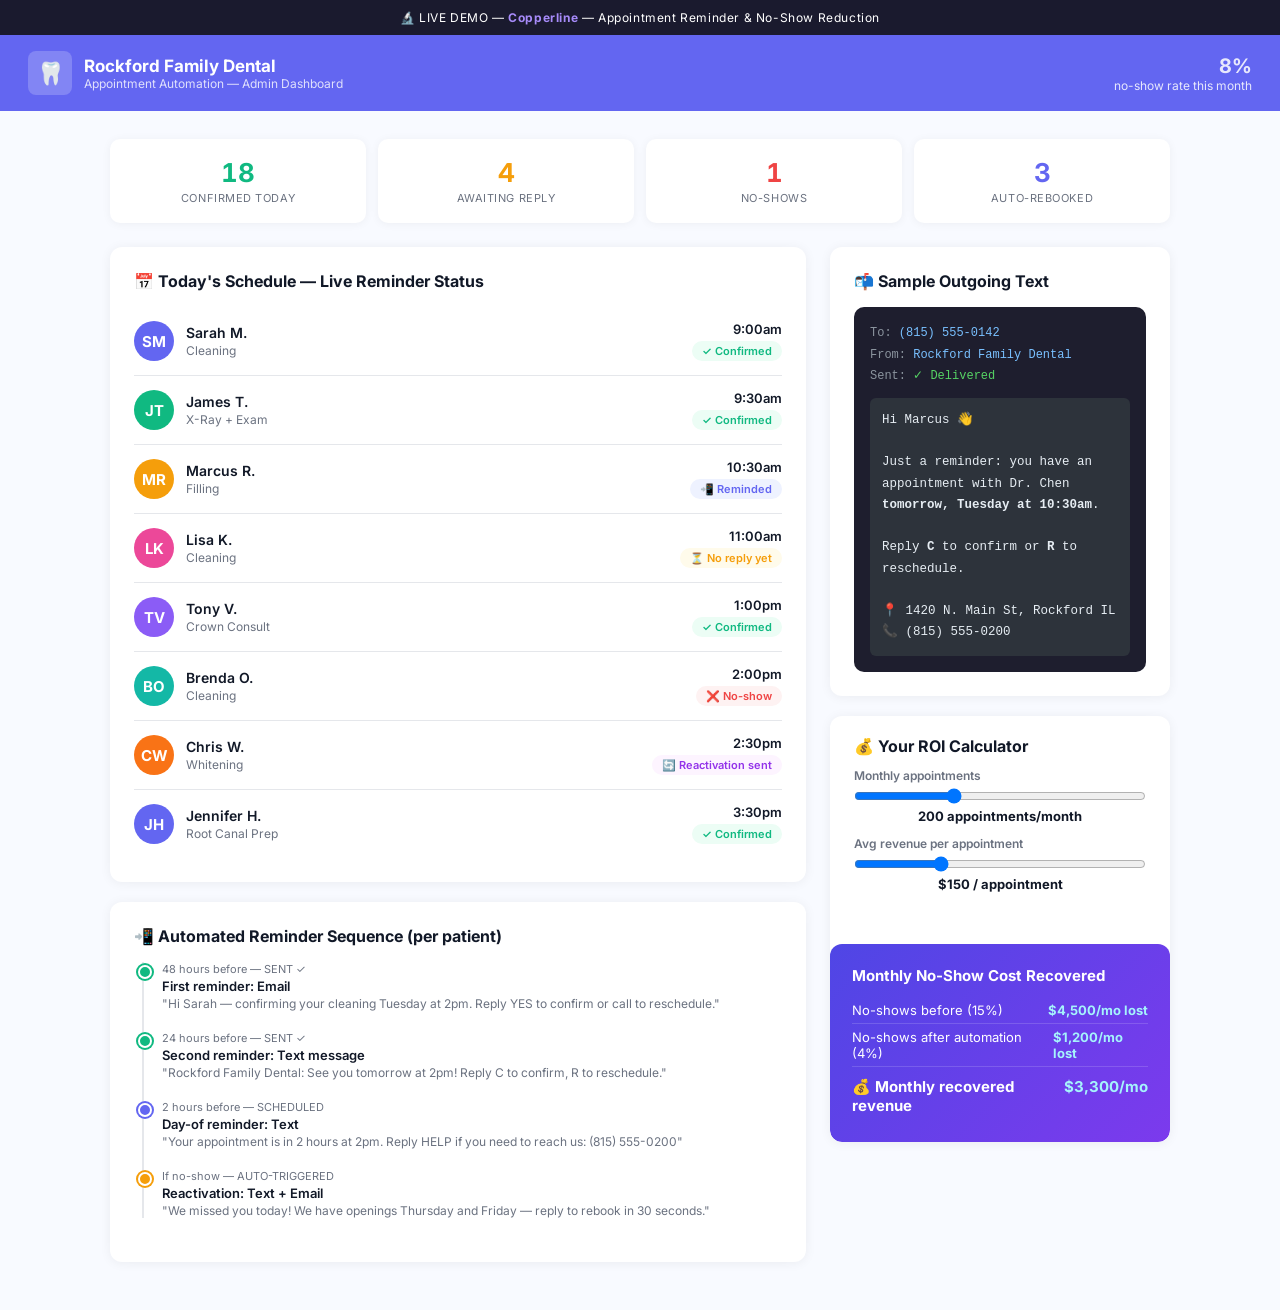
<file: automation-agency-office/demos/appointment_reminder/index.html>
<!DOCTYPE html>
<html lang="en">
<head>
<meta charset="UTF-8">
<meta name="viewport" content="width=device-width,initial-scale=1.0">
<title>Copperline — Appointment Reminder Demo</title>
<style>
@import url('https://fonts.googleapis.com/css2?family=Inter:wght@400;500;600;700&display=swap');
*,*::before,*::after{box-sizing:border-box;margin:0;padding:0}
:root{
  --brand:#6366f1;--brand-light:#eef2ff;--brand-dark:#4f46e5;
  --green:#10b981;--green-bg:#ecfdf5;
  --amber:#f59e0b;--amber-bg:#fffbeb;
  --red:#ef4444;--red-bg:#fef2f2;
  --bg:#f8faff;--white:#fff;
  --text:#111827;--muted:#6b7280;--border:#e5e7eb;--r:12px;
}
body{font-family:'Inter',sans-serif;background:var(--bg);color:var(--text);min-height:100vh}
.demo-banner{background:#1a1a2e;color:#fff;text-align:center;padding:10px;font-size:12px;letter-spacing:.05em;position:sticky;top:0;z-index:100}
.demo-banner strong{color:#a78bfa}

/* Header */
.biz-header{background:var(--brand);color:#fff;padding:16px 28px;display:flex;align-items:center;justify-content:space-between}
.biz-info{display:flex;align-items:center;gap:12px}
.biz-logo{width:44px;height:44px;background:rgba(255,255,255,.2);border-radius:8px;display:flex;align-items:center;justify-content:center;font-size:22px}
.biz-name{font-size:17px;font-weight:700}
.biz-tag{font-size:12px;opacity:.8}
.header-stat{text-align:right;font-size:12px;opacity:.85}
.header-stat strong{display:block;font-size:20px;font-weight:700}

/* Layout */
.page{max-width:1100px;margin:0 auto;padding:28px 20px}
.two-col{display:grid;grid-template-columns:1fr 340px;gap:24px}
@media(max-width:760px){.two-col{grid-template-columns:1fr}}

/* Cards */
.card{background:var(--white);border-radius:var(--r);padding:24px;box-shadow:0 1px 12px rgba(0,0,0,.06);margin-bottom:20px}
.card h2{font-size:16px;font-weight:700;margin-bottom:16px;display:flex;align-items:center;gap:8px}

/* Stats row */
.stats-row{display:grid;grid-template-columns:repeat(4,1fr);gap:12px;margin-bottom:24px}
@media(max-width:600px){.stats-row{grid-template-columns:repeat(2,1fr)}}
.stat-box{background:var(--white);border-radius:10px;padding:18px;box-shadow:0 1px 10px rgba(0,0,0,.05);text-align:center}
.stat-box .n{font-size:26px;font-weight:700;font-variant-numeric:tabular-nums}
.stat-box .l{font-size:11px;color:var(--muted);text-transform:uppercase;letter-spacing:.05em;margin-top:3px}
.green-n{color:var(--green)}.amber-n{color:var(--amber)}.red-n{color:var(--red)}.blue-n{color:var(--brand)}

/* Appointment list */
.appt-row{display:flex;align-items:center;gap:12px;padding:14px 0;border-bottom:1px solid var(--border)}
.appt-row:last-child{border-bottom:none}
.appt-avatar{width:40px;height:40px;border-radius:50%;display:flex;align-items:center;justify-content:center;font-weight:700;font-size:15px;flex-shrink:0;color:#fff}
.appt-main{flex:1}
.appt-name{font-weight:600;font-size:14px}
.appt-detail{font-size:12px;color:var(--muted);margin-top:2px}
.appt-time{font-size:13px;font-weight:600;text-align:right;white-space:nowrap}
.appt-status{display:flex;flex-direction:column;align-items:flex-end;gap:4px}
.chip{display:inline-flex;align-items:center;gap:4px;padding:3px 10px;border-radius:20px;font-size:11px;font-weight:600;white-space:nowrap}
.chip-confirmed{background:var(--green-bg);color:var(--green)}
.chip-reminded{background:var(--brand-light);color:var(--brand)}
.chip-pending{background:var(--amber-bg);color:var(--amber)}
.chip-noshow{background:var(--red-bg);color:var(--red)}
.chip-rebook{background:#fdf4ff;color:#9333ea}

/* Message preview */
.msg-preview{background:#1e1e2e;border-radius:10px;padding:16px;font-size:12px;font-family:'Courier New',monospace}
.msg-line{color:#c9d1d9;line-height:1.8}
.msg-line .l{color:#8b949e}
.msg-line .v{color:#79c0ff}
.msg-line .g{color:#56d364}
.msg-body{background:#2d333b;border-radius:6px;padding:12px;margin-top:10px;color:#e6edf3;line-height:1.7;font-size:12.5px}

/* Timeline */
.timeline{position:relative;padding-left:28px}
.timeline::before{content:'';position:absolute;left:8px;top:0;bottom:0;width:2px;background:var(--border)}
.t-item{position:relative;margin-bottom:20px}
.t-dot{position:absolute;left:-24px;top:3px;width:14px;height:14px;border-radius:50%;border:2px solid var(--white);box-shadow:0 0 0 2px var(--border)}
.t-dot.sent{background:var(--green);box-shadow:0 0 0 2px var(--green)}
.t-dot.scheduled{background:var(--brand);box-shadow:0 0 0 2px var(--brand)}
.t-dot.pending{background:var(--amber);box-shadow:0 0 0 2px var(--amber)}
.t-time{font-size:11px;color:var(--muted);margin-bottom:2px}
.t-title{font-size:13px;font-weight:600}
.t-sub{font-size:12px;color:var(--muted);margin-top:2px}

/* ROI callout */
.roi-box{background:linear-gradient(135deg,#4f46e5,#7c3aed);color:#fff;border-radius:var(--r);padding:22px;margin-top:16px}
.roi-box h3{font-size:15px;font-weight:700;margin-bottom:12px}
.roi-line{display:flex;justify-content:space-between;font-size:13px;padding:5px 0;border-bottom:1px solid rgba(255,255,255,.15)}
.roi-line:last-child{border-bottom:none;font-weight:700;font-size:15px;padding-top:10px}
.roi-line .amount{font-weight:700;color:#a5f3fc}
</style>
</head>
<body>

<div class="demo-banner">🔬 LIVE DEMO — <strong>Copperline</strong> — Appointment Reminder & No-Show Reduction</div>

<div class="biz-header">
  <div class="biz-info">
    <div class="biz-logo">🦷</div>
    <div>
      <div class="biz-name">Rockford Family Dental</div>
      <div class="biz-tag">Appointment Automation — Admin Dashboard</div>
    </div>
  </div>
  <div class="header-stat">
    <strong id="no-show-rate">8%</strong>
    no-show rate this month
  </div>
</div>

<div class="page">

  <!-- STATS -->
  <div class="stats-row">
    <div class="stat-box"><div class="n green-n" id="s-confirmed">18</div><div class="l">Confirmed Today</div></div>
    <div class="stat-box"><div class="n amber-n" id="s-pending">4</div><div class="l">Awaiting Reply</div></div>
    <div class="stat-box"><div class="n red-n" id="s-noshow">1</div><div class="l">No-Shows</div></div>
    <div class="stat-box"><div class="n blue-n" id="s-rebooked">3</div><div class="l">Auto-Rebooked</div></div>
  </div>

  <div class="two-col">
    <div>

      <!-- TODAY'S APPOINTMENTS -->
      <div class="card">
        <h2>📅 Today's Schedule — Live Reminder Status</h2>
        <div id="appt-list">
          <!-- Populated by JS -->
        </div>
      </div>

      <!-- REMINDER SEQUENCE EXAMPLE -->
      <div class="card">
        <h2>📲 Automated Reminder Sequence (per patient)</h2>
        <div class="timeline">
          <div class="t-item">
            <div class="t-dot sent"></div>
            <div class="t-time">48 hours before — SENT ✓</div>
            <div class="t-title">First reminder: Email</div>
            <div class="t-sub">"Hi Sarah — confirming your cleaning Tuesday at 2pm. Reply YES to confirm or call to reschedule."</div>
          </div>
          <div class="t-item">
            <div class="t-dot sent"></div>
            <div class="t-time">24 hours before — SENT ✓</div>
            <div class="t-title">Second reminder: Text message</div>
            <div class="t-sub">"Rockford Family Dental: See you tomorrow at 2pm! Reply C to confirm, R to reschedule."</div>
          </div>
          <div class="t-item">
            <div class="t-dot scheduled"></div>
            <div class="t-time">2 hours before — SCHEDULED</div>
            <div class="t-title">Day-of reminder: Text</div>
            <div class="t-sub">"Your appointment is in 2 hours at 2pm. Reply HELP if you need to reach us: (815) 555-0200"</div>
          </div>
          <div class="t-item">
            <div class="t-dot pending"></div>
            <div class="t-time">If no-show — AUTO-TRIGGERED</div>
            <div class="t-title">Reactivation: Text + Email</div>
            <div class="t-sub">"We missed you today! We have openings Thursday and Friday — reply to rebook in 30 seconds."</div>
          </div>
        </div>
      </div>

    </div>

    <!-- SIDEBAR -->
    <div>
      <!-- LIVE MESSAGE PREVIEW -->
      <div class="card">
        <h2>📬 Sample Outgoing Text</h2>
        <div class="msg-preview">
          <div class="msg-line"><span class="l">To: </span><span class="v">(815) 555-0142</span></div>
          <div class="msg-line"><span class="l">From: </span><span class="v">Rockford Family Dental</span></div>
          <div class="msg-line"><span class="l">Sent: </span><span class="g">✓ Delivered</span></div>
          <div class="msg-body">
            Hi Marcus 👋<br><br>
            Just a reminder: you have an appointment with Dr. Chen <strong>tomorrow, Tuesday at 10:30am</strong>.<br><br>
            Reply <strong>C</strong> to confirm or <strong>R</strong> to reschedule.<br><br>
            📍 1420 N. Main St, Rockford IL<br>
            📞 (815) 555-0200
          </div>
        </div>
      </div>

      <!-- ROI CALCULATOR -->
      <div class="card" style="padding:0;overflow:hidden">
        <div style="padding:20px 24px 12px"><h2 style="margin-bottom:0">💰 Your ROI Calculator</h2></div>
        <div style="padding:0 24px 20px">
          <div style="margin-bottom:12px">
            <label style="font-size:12px;font-weight:600;color:var(--muted);display:block;margin-bottom:5px">Monthly appointments</label>
            <input type="range" id="r-appts" min="50" max="500" value="200" style="width:100%" oninput="calcROI()">
            <div style="font-size:13px;font-weight:700;text-align:center" id="r-appts-val">200 appointments/month</div>
          </div>
          <div style="margin-bottom:16px">
            <label style="font-size:12px;font-weight:600;color:var(--muted);display:block;margin-bottom:5px">Avg revenue per appointment</label>
            <input type="range" id="r-rev" min="50" max="400" step="10" value="150" style="width:100%" oninput="calcROI()">
            <div style="font-size:13px;font-weight:700;text-align:center" id="r-rev-val">$150 / appointment</div>
          </div>
        </div>
        <div class="roi-box">
          <h3>Monthly No-Show Cost Recovered</h3>
          <div class="roi-line"><span>No-shows before (15%)</span><span class="amount" id="roi-before">$4,500/mo lost</span></div>
          <div class="roi-line"><span>No-shows after automation (4%)</span><span class="amount" id="roi-after">$1,200/mo lost</span></div>
          <div class="roi-line"><span>💰 Monthly recovered revenue</span><span class="amount" id="roi-saved">$3,300/mo</span></div>
        </div>
      </div>

    </div>
  </div>
</div>

<script>
const APPOINTMENTS = [
  { name:"Sarah M.",    time:"9:00am",  type:"Cleaning",       color:"#6366f1", status:"confirmed",  initials:"SM" },
  { name:"James T.",    time:"9:30am",  type:"X-Ray + Exam",   color:"#10b981", status:"confirmed",  initials:"JT" },
  { name:"Marcus R.",   time:"10:30am", type:"Filling",        color:"#f59e0b", status:"reminded",   initials:"MR" },
  { name:"Lisa K.",     time:"11:00am", type:"Cleaning",       color:"#ec4899", status:"pending",    initials:"LK" },
  { name:"Tony V.",     time:"1:00pm",  type:"Crown Consult",  color:"#8b5cf6", status:"confirmed",  initials:"TV" },
  { name:"Brenda O.",   time:"2:00pm",  type:"Cleaning",       color:"#14b8a6", status:"noshow",     initials:"BO" },
  { name:"Chris W.",    time:"2:30pm",  type:"Whitening",      color:"#f97316", status:"rebook",     initials:"CW" },
  { name:"Jennifer H.", time:"3:30pm",  type:"Root Canal Prep",color:"#6366f1", status:"confirmed",  initials:"JH" },
];

const STATUS_LABELS = {
  confirmed: ["chip-confirmed","✓ Confirmed"],
  reminded:  ["chip-reminded", "📲 Reminded"],
  pending:   ["chip-pending",  "⏳ No reply yet"],
  noshow:    ["chip-noshow",   "❌ No-show"],
  rebook:    ["chip-rebook",   "🔄 Reactivation sent"],
};

function renderAppointments() {
  const list = document.getElementById('appt-list');
  list.innerHTML = APPOINTMENTS.map(a => {
    const [cls, label] = STATUS_LABELS[a.status];
    return `<div class="appt-row">
      <div class="appt-avatar" style="background:${a.color}">${a.initials}</div>
      <div class="appt-main">
        <div class="appt-name">${a.name}</div>
        <div class="appt-detail">${a.type}</div>
      </div>
      <div class="appt-status">
        <div class="appt-time">${a.time}</div>
        <span class="chip ${cls}">${label}</span>
      </div>
    </div>`;
  }).join('');
}

function calcROI() {
  const appts = parseInt(document.getElementById('r-appts').value);
  const rev   = parseInt(document.getElementById('r-rev').value);
  document.getElementById('r-appts-val').textContent = `${appts} appointments/month`;
  document.getElementById('r-rev-val').textContent   = `$${rev} / appointment`;
  const before = Math.round(appts * 0.15 * rev);
  const after  = Math.round(appts * 0.04 * rev);
  const saved  = before - after;
  document.getElementById('roi-before').textContent = `$${before.toLocaleString()}/mo lost`;
  document.getElementById('roi-after').textContent  = `$${after.toLocaleString()}/mo lost`;
  document.getElementById('roi-saved').textContent  = `$${saved.toLocaleString()}/mo`;
}

renderAppointments();
calcROI();

// Simulate a no-show auto-action after 3 seconds (demo effect)
setTimeout(() => {
  const row = document.querySelectorAll('.appt-row')[5];
  if (row) {
    const chip = row.querySelector('.chip');
    chip.className = 'chip chip-rebook';
    chip.textContent = '🔄 Reactivation sent';
    document.getElementById('s-noshow').textContent = '0';
    document.getElementById('s-rebooked').textContent = '4';
  }
}, 5000);
</script>
</body>
</html>
</file>
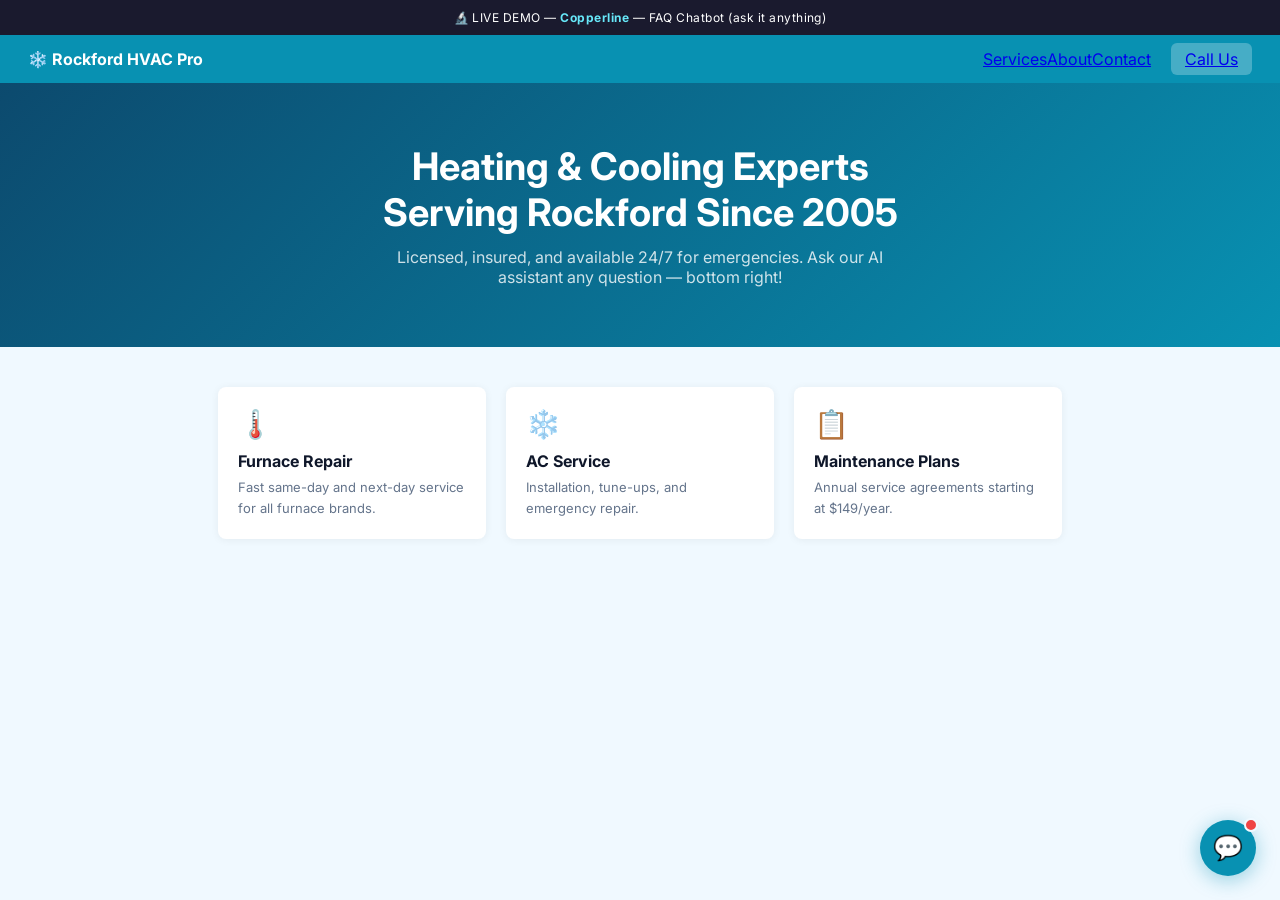
<file: automation-agency-office/demos/faq_chatbot/index.html>
<!DOCTYPE html>
<html lang="en">
<head>
<meta charset="UTF-8">
<meta name="viewport" content="width=device-width,initial-scale=1.0">
<title>Copperline — FAQ Chatbot Demo</title>
<style>
@import url('https://fonts.googleapis.com/css2?family=Inter:wght@400;500;600;700&display=swap');
*,*::before,*::after{box-sizing:border-box;margin:0;padding:0}
:root{
  --brand:#0891b2;--brand-light:#ecfeff;--brand-dark:#0e7490;
  --bg:#f0f9ff;--white:#fff;--text:#0f172a;--muted:#64748b;
  --border:#e2e8f0;--r:16px;--rs:8px;
}
body{font-family:'Inter',sans-serif;background:var(--bg);color:var(--text);min-height:100vh;display:flex;flex-direction:column}
.demo-banner{background:#1a1a2e;color:#fff;text-align:center;padding:10px;font-size:12px;letter-spacing:.04em}
.demo-banner strong{color:#67e8f9}

/* Simulated website around the chatbot */
.fake-site{flex:1;position:relative}
.site-header{background:var(--brand);color:#fff;padding:14px 28px;display:flex;align-items:center;justify-content:space-between}
.site-nav a{color:rgba(255,255,255,.8);text-decoration:none;margin-left:20px;font-size:14px}
.site-hero{background:linear-gradient(135deg,#0c4a6e,#0891b2);color:#fff;padding:60px 28px;text-align:center}
.site-hero h1{font-size:clamp(24px,4vw,38px);font-weight:700;margin-bottom:12px}
.site-hero p{font-size:16px;opacity:.8;max-width:500px;margin:0 auto}
.site-content{max-width:900px;margin:0 auto;padding:40px 28px;display:grid;grid-template-columns:1fr 1fr 1fr;gap:20px}
@media(max-width:600px){.site-content{grid-template-columns:1fr}}
.svc-card{background:var(--white);border-radius:var(--rs);padding:20px;box-shadow:0 1px 8px rgba(0,0,0,.06)}
.svc-icon{font-size:28px;margin-bottom:10px}
.svc-title{font-weight:700;margin-bottom:6px}
.svc-desc{font-size:13px;color:var(--muted);line-height:1.6}

/* CHATBOT WIDGET */
.chat-launcher{position:fixed;bottom:24px;right:24px;z-index:1000}
.chat-bubble{width:56px;height:56px;border-radius:50%;background:var(--brand);color:#fff;border:none;cursor:pointer;font-size:24px;box-shadow:0 4px 20px rgba(8,145,178,.4);transition:.2s;display:flex;align-items:center;justify-content:center}
.chat-bubble:hover{transform:scale(1.08);box-shadow:0 6px 24px rgba(8,145,178,.5)}
.notif-dot{position:absolute;top:-2px;right:-2px;width:14px;height:14px;background:#ef4444;border-radius:50%;border:2px solid var(--bg);animation:bounce .8s ease-in-out infinite alternate}
@keyframes bounce{from{transform:scale(1)}to{transform:scale(1.3)}}

.chat-window{position:fixed;bottom:90px;right:24px;width:360px;height:520px;background:var(--white);border-radius:var(--r);box-shadow:0 8px 40px rgba(0,0,0,.15);display:flex;flex-direction:column;z-index:1000;transform:scale(0.92) translateY(10px);opacity:0;pointer-events:none;transition:.2s cubic-bezier(.34,1.56,.64,1);overflow:hidden}
.chat-window.open{transform:scale(1) translateY(0);opacity:1;pointer-events:all}
@media(max-width:420px){.chat-window{width:calc(100vw - 32px);right:16px;bottom:80px}}

.chat-header{background:var(--brand);color:#fff;padding:16px 18px;display:flex;align-items:center;gap:10px}
.bot-avatar{width:36px;height:36px;background:rgba(255,255,255,.25);border-radius:50%;display:flex;align-items:center;justify-content:center;font-size:18px;flex-shrink:0}
.bot-name{font-weight:700;font-size:14px}
.bot-status{font-size:11px;opacity:.8;display:flex;align-items:center;gap:4px}
.status-dot{width:6px;height:6px;border-radius:50%;background:#4ade80}
.close-btn{margin-left:auto;background:none;border:none;color:rgba(255,255,255,.8);font-size:18px;cursor:pointer;padding:2px}

.chat-messages{flex:1;overflow-y:auto;padding:16px;display:flex;flex-direction:column;gap:12px}
.msg{max-width:85%;line-height:1.55;font-size:13.5px}
.msg-bot{align-self:flex-start;background:var(--brand-light);color:var(--text);border-radius:4px 16px 16px 16px;padding:10px 14px;border:1px solid #a5f3fc}
.msg-user{align-self:flex-end;background:var(--brand);color:#fff;border-radius:16px 4px 16px 16px;padding:10px 14px}
.msg-time{font-size:10px;color:var(--muted);margin-top:3px}
.typing{display:flex;gap:4px;padding:12px 16px;background:var(--brand-light);border-radius:4px 16px 16px 16px;border:1px solid #a5f3fc;width:56px}
.typing-dot{width:6px;height:6px;border-radius:50%;background:var(--brand);animation:typing .9s ease-in-out infinite}
.typing-dot:nth-child(2){animation-delay:.2s}
.typing-dot:nth-child(3){animation-delay:.4s}
@keyframes typing{0%,60%,100%{transform:translateY(0)}30%{transform:translateY(-6px)}}

.quick-replies{display:flex;flex-wrap:wrap;gap:6px;padding:8px 16px 4px}
.qr{padding:6px 12px;background:var(--brand-light);border:1px solid #a5f3fc;border-radius:20px;font-size:12px;cursor:pointer;color:var(--brand-dark);font-weight:500;transition:.12s;font-family:inherit}
.qr:hover{background:#cffafe;border-color:var(--brand)}

.chat-input-area{padding:12px 16px;border-top:1px solid var(--border);display:flex;gap:8px}
.chat-input{flex:1;padding:9px 14px;border:1.5px solid var(--border);border-radius:24px;font-size:13px;font-family:inherit;outline:none;transition:.12s}
.chat-input:focus{border-color:var(--brand)}
.send-btn{width:36px;height:36px;border-radius:50%;background:var(--brand);color:#fff;border:none;cursor:pointer;font-size:16px;transition:.15s;display:flex;align-items:center;justify-content:center;flex-shrink:0}
.send-btn:hover{background:var(--brand-dark)}
.send-btn:disabled{opacity:.4;cursor:not-allowed}

.powered{text-align:center;font-size:10px;color:var(--muted);padding:6px;border-top:1px solid var(--border)}
</style>
</head>
<body>
<div class="demo-banner">🔬 LIVE DEMO — <strong>Copperline</strong> — FAQ Chatbot (ask it anything)</div>

<!-- Simulated business website -->
<div class="fake-site">
  <div class="site-header">
    <strong>❄️ Rockford HVAC Pro</strong>
    <div>
      <a href="#">Services</a><a href="#">About</a><a href="#">Contact</a>
      <a href="#" style="background:rgba(255,255,255,.25);padding:6px 14px;border-radius:6px;margin-left:16px">Call Us</a>
    </div>
  </div>
  <div class="site-hero">
    <h1>Heating & Cooling Experts<br>Serving Rockford Since 2005</h1>
    <p>Licensed, insured, and available 24/7 for emergencies. Ask our AI assistant any question — bottom right!</p>
  </div>
  <div class="site-content">
    <div class="svc-card"><div class="svc-icon">🌡️</div><div class="svc-title">Furnace Repair</div><div class="svc-desc">Fast same-day and next-day service for all furnace brands.</div></div>
    <div class="svc-card"><div class="svc-icon">❄️</div><div class="svc-title">AC Service</div><div class="svc-desc">Installation, tune-ups, and emergency repair.</div></div>
    <div class="svc-card"><div class="svc-icon">📋</div><div class="svc-title">Maintenance Plans</div><div class="svc-desc">Annual service agreements starting at $149/year.</div></div>
  </div>
</div>

<!-- CHAT LAUNCHER BUTTON -->
<div class="chat-launcher">
  <button class="chat-bubble" onclick="toggleChat()" id="chat-toggle-btn">💬</button>
  <div class="notif-dot" id="notif-dot"></div>
</div>

<!-- CHAT WINDOW -->
<div class="chat-window" id="chat-window">
  <div class="chat-header">
    <div class="bot-avatar">🤖</div>
    <div>
      <div class="bot-name">Aria — HVAC Assistant</div>
      <div class="bot-status"><div class="status-dot"></div>Online — typically replies instantly</div>
    </div>
    <button class="close-btn" onclick="toggleChat()">✕</button>
  </div>
  <div class="chat-messages" id="chat-messages"></div>
  <div class="quick-replies" id="quick-replies"></div>
  <div class="chat-input-area">
    <input class="chat-input" id="chat-input" placeholder="Ask anything…" onkeydown="if(event.key==='Enter')sendMsg()">
    <button class="send-btn" onclick="sendMsg()" id="send-btn">➤</button>
  </div>
  <div class="powered">Powered by Copperline</div>
</div>

<script>
// ── Business context injected per client ──────────────────────────────────────
const BUSINESS_CONTEXT = `
You are Aria, the friendly AI assistant for Rockford HVAC Pro, a heating and cooling company in Rockford, IL.

BUSINESS INFO:
- Name: Rockford HVAC Pro
- Services: Furnace repair/installation, AC repair/installation, heat pump service, maintenance plans
- Hours: Mon-Fri 7am-7pm, Sat 8am-5pm, Emergency 24/7
- Phone: (815) 555-0100
- Address: 1204 E. State St, Rockford IL 61104
- Service area: Rockford, Loves Park, Machesney Park, Belvidere, Cherry Valley
- Pricing: Service call $89 (waived with repair), tune-up $99, maintenance plan $149/year
- Brands serviced: All major brands — Carrier, Trane, Lennox, Rheem, Goodman, etc.
- Financing available through GreenSky — 0% for 18 months
- Emergency line available 24/7 for furnace outages and no-heat calls

PERSONALITY:
- Warm, helpful, direct
- Never pushy — answer questions honestly
- If you don't know something specific, offer to connect them with a tech
- Always end with an offer to book or call

Respond in 2-4 sentences max. Be conversational, not robotic.
`;

const QUICK_REPLIES_INITIAL = [
  "What's your service call fee?",
  "Do you service my area?",
  "My furnace isn't working",
  "How much is a tune-up?",
];

let chatOpen = false;
let conversationHistory = [];
let initialized = false;

function toggleChat() {
  chatOpen = !chatOpen;
  document.getElementById('chat-window').classList.toggle('open', chatOpen);
  document.getElementById('chat-toggle-btn').textContent = chatOpen ? '✕' : '💬';
  document.getElementById('notif-dot').style.display = chatOpen ? 'none' : 'block';
  if (!initialized && chatOpen) { initChat(); }
  if (chatOpen) setTimeout(() => document.getElementById('chat-input').focus(), 200);
}

function initChat() {
  initialized = true;
  addBotMessage("Hi there! 👋 I'm Aria, the virtual assistant for Rockford HVAC Pro. I can answer questions about our services, pricing, scheduling, and more. How can I help you today?");
  setQuickReplies(QUICK_REPLIES_INITIAL);
}

function addBotMessage(text) {
  const msgs = document.getElementById('chat-messages');
  const div = document.createElement('div');
  div.className = 'msg msg-bot';
  div.textContent = text;
  msgs.appendChild(div);
  msgs.scrollTop = msgs.scrollHeight;
}

function addUserMessage(text) {
  const msgs = document.getElementById('chat-messages');
  const div = document.createElement('div');
  div.className = 'msg msg-user';
  div.textContent = text;
  msgs.appendChild(div);
  msgs.scrollTop = msgs.scrollHeight;
}

function showTyping() {
  const msgs = document.getElementById('chat-messages');
  const div = document.createElement('div');
  div.className = 'typing';
  div.id = 'typing-indicator';
  div.innerHTML = '<div class="typing-dot"></div><div class="typing-dot"></div><div class="typing-dot"></div>';
  msgs.appendChild(div);
  msgs.scrollTop = msgs.scrollHeight;
}

function hideTyping() {
  const t = document.getElementById('typing-indicator');
  if (t) t.remove();
}

function setQuickReplies(replies) {
  const qr = document.getElementById('quick-replies');
  qr.innerHTML = replies.map(r => `<button class="qr" onclick="sendQuick('${r.replace(/'/g,"&#39;")}')">${r}</button>`).join('');
}

function sendQuick(text) {
  document.getElementById('quick-replies').innerHTML = '';
  sendUserMessage(text);
}

async function sendMsg() {
  const input = document.getElementById('chat-input');
  const text = input.value.trim();
  if (!text) return;
  input.value = '';
  document.getElementById('quick-replies').innerHTML = '';
  await sendUserMessage(text);
}

async function sendUserMessage(text) {
  addUserMessage(text);
  conversationHistory.push({ role: 'user', content: text });
  document.getElementById('send-btn').disabled = true;
  showTyping();

  try {
    const response = await fetch('https://api.anthropic.com/v1/messages', {
      method: 'POST',
      headers: { 'Content-Type': 'application/json' },
      body: JSON.stringify({
        model: 'claude-sonnet-4-20250514',
        max_tokens: 300,
        system: BUSINESS_CONTEXT,
        messages: conversationHistory,
      })
    });

    const data = await response.json();
    const reply = data?.content?.[0]?.text || "Sorry, I had trouble with that. Please call us at (815) 555-0100!";
    hideTyping();
    addBotMessage(reply);
    conversationHistory.push({ role: 'assistant', content: reply });

    // Suggest follow-up quick replies
    if (conversationHistory.length === 2) {
      setQuickReplies(["Can you come today?", "Do you offer financing?", "I need emergency service"]);
    } else if (conversationHistory.length === 4) {
      setQuickReplies(["Book an appointment", "Get a free estimate", "What areas do you serve?"]);
    }
  } catch(e) {
    hideTyping();
    addBotMessage("I'm having a connection issue right now. Please call us directly at (815) 555-0100 — we're happy to help!");
  }
  document.getElementById('send-btn').disabled = false;
}

// Auto-open after 3 seconds to grab attention in demo
setTimeout(() => {
  if (!chatOpen) toggleChat();
}, 3000);
</script>
</body>
</html>
</file>
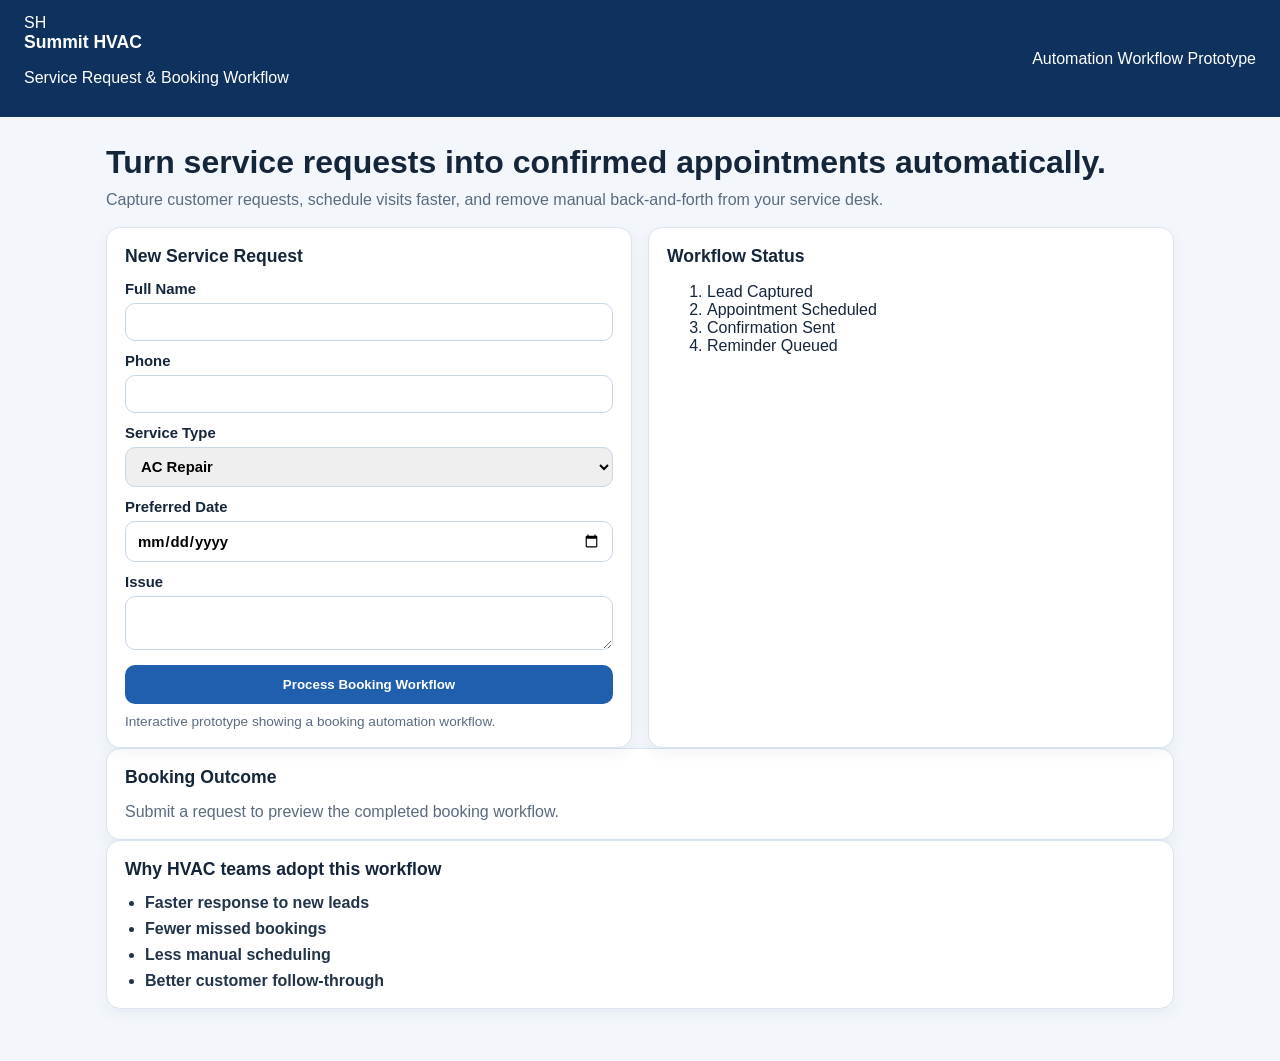
<file: automation-agency-office/demos/hvac_booking_demo/index.html>
<!DOCTYPE html>
<html lang="en">
<head>
<meta charset="UTF-8">
<meta name="viewport" content="width=device-width, initial-scale=1.0">
<title>Copperline — HVAC Booking Demo</title>
<link rel="stylesheet" href="style.css">
</head>

<body>

<header class="topbar">
<div class="brand">
<div class="logo">SH</div>
<div>
<h2>Summit HVAC</h2>
<p class="tag">Service Request & Booking Workflow</p>
</div>
</div>

<span class="badge">Automation Workflow Prototype</span>
</header>

<main class="container">

<section class="hero">
<h1>Turn service requests into confirmed appointments automatically.</h1>

<p>
Capture customer requests, schedule visits faster, and remove manual
back-and-forth from your service desk.
</p>
</section>

<section class="grid">

<div class="panel">

<h2>New Service Request</h2>

<form id="bookingForm">

<label>
Full Name
<input id="fullName" required>
</label>

<label>
Phone
<input id="phone" required>
</label>

<label>
Service Type
<select id="serviceType">
<option>AC Repair</option>
<option>Heating Repair</option>
<option>Seasonal Tune-Up</option>
<option>New System Estimate</option>
</select>
</label>

<label>
Preferred Date
<input type="date" id="preferredDate">
</label>

<label>
Issue
<textarea id="issue"></textarea>
</label>

<button id="submitBtn">Process Booking Workflow</button>

<p class="hint">
Interactive prototype showing a booking automation workflow.
</p>

</form>

</div>

<div class="panel">

<h2>Workflow Status</h2>

<ol id="workflowList">

<li>Lead Captured</li>
<li>Appointment Scheduled</li>
<li>Confirmation Sent</li>
<li>Reminder Queued</li>

</ol>

</div>

</section>

<section class="panel result-panel">

<h2>Booking Outcome</h2>

<p class="result-empty">
Submit a request to preview the completed booking workflow.
</p>

<div id="confirmationCard"></div>

</section>

<section class="panel value-strip">

<h2>Why HVAC teams adopt this workflow</h2>

<ul>

<li><strong>Faster response to new leads</strong></li>
<li><strong>Fewer missed bookings</strong></li>
<li><strong>Less manual scheduling</strong></li>
<li><strong>Better customer follow-through</strong></li>

</ul>

</section>

</main>

<script src="script.js"></script>

</body>
</html>
</file>
<file: automation-agency-office/demos/hvac_booking_demo/style.css>
:root {
  --bg: #f3f7fb;
  --panel: #ffffff;
  --text: #15253a;
  --muted: #5b6b7f;
  --line: #dbe5f0;
  --brand: #1f5fae;
  --brand-dark: #164a88;
  --ok: #1e9158;
  --ok-soft: #e6f6ee;
}

* { box-sizing: border-box; }
body {
  margin: 0;
  font-family: Inter, Segoe UI, Roboto, Arial, sans-serif;
  background: var(--bg);
  color: var(--text);
}

.topbar {
  background: #0f315d;
  color: #fff;
  padding: 14px 24px;
  display: flex;
  justify-content: space-between;
  align-items: center;
}

.brand-wrap { display: flex; align-items: center; gap: 12px; }
.brand-mark {
  width: 38px;
  height: 38px;
  border-radius: 8px;
  background: #fff;
  color: var(--brand);
  display: grid;
  place-items: center;
  font-weight: 800;
}
.brand-name { margin: 0; font-weight: 700; }
.brand-tag { margin: 2px 0 0; opacity: 0.8; font-size: 0.9rem; }
.demo-pill { font-size: 0.85rem; background: #1b4e8f; padding: 6px 10px; border-radius: 999px; }

.container { max-width: 1100px; margin: 24px auto; padding: 0 16px 28px; }
.hero h1 { margin-bottom: 10px; font-size: clamp(1.4rem, 2.8vw, 2rem); }
.hero p { margin: 0 0 18px; color: var(--muted); max-width: 780px; }

.grid { display: grid; grid-template-columns: 1fr 1fr; gap: 16px; }
.panel {
  background: var(--panel);
  border: 1px solid var(--line);
  border-radius: 14px;
  padding: 18px;
  box-shadow: 0 5px 14px rgba(19, 49, 91, 0.06);
}

h2 { margin-top: 0; font-size: 1.1rem; }
label { display: block; margin-bottom: 12px; font-weight: 600; font-size: 0.93rem; }
input, select, textarea {
  width: 100%; margin-top: 6px; border: 1px solid #c8d7e8; border-radius: 10px;
  padding: 10px 11px; font: inherit;
}
button {
  width: 100%; border: 0; border-radius: 10px; padding: 12px;
  color: #fff; background: var(--brand); font-weight: 700; cursor: pointer;
}
button:hover { background: var(--brand-dark); }
.hint { margin: 10px 0 0; color: var(--muted); font-size: 0.85rem; }

.workflow { list-style: none; margin: 0; padding: 0; display: grid; gap: 10px; }
.workflow li {
  display: flex; gap: 10px; align-items: flex-start;
  border: 1px solid var(--line); border-radius: 10px; padding: 10px;
  opacity: 0.55; transform: translateY(2px); transition: all .28s ease;
}
.workflow li strong { display: block; margin-bottom: 2px; }
.workflow li p { margin: 0; color: var(--muted); font-size: 0.9rem; }
.dot { width: 14px; height: 14px; border-radius: 50%; margin-top: 4px; background: #b9c9dc; }
.workflow li.active { opacity: 1; transform: translateY(0); border-color: #9fc2e8; }
.workflow li.active .dot { background: var(--brand); }
.workflow li.done { background: var(--ok-soft); border-color: #bce8d1; }
.workflow li.done .dot { background: var(--ok); }

.result-empty { color: var(--muted); margin: 0; }
.confirmation-card {
  margin-top: 8px; border: 1px solid #bce8d1; background: #f1fbf6;
  border-radius: 12px; padding: 14px;
}
.confirmation-card h3 { margin: 0 0 8px; color: #136a40; }
.confirmation-card p { margin: 4px 0; }
.hidden { display: none; }

.value-strip ul { margin: 0; padding-left: 20px; display: grid; gap: 8px; }
.value-strip li { color: #223449; }

@media (max-width: 860px) {
  .grid { grid-template-columns: 1fr; }
  .topbar { gap: 10px; flex-wrap: wrap; }
}
</file>
